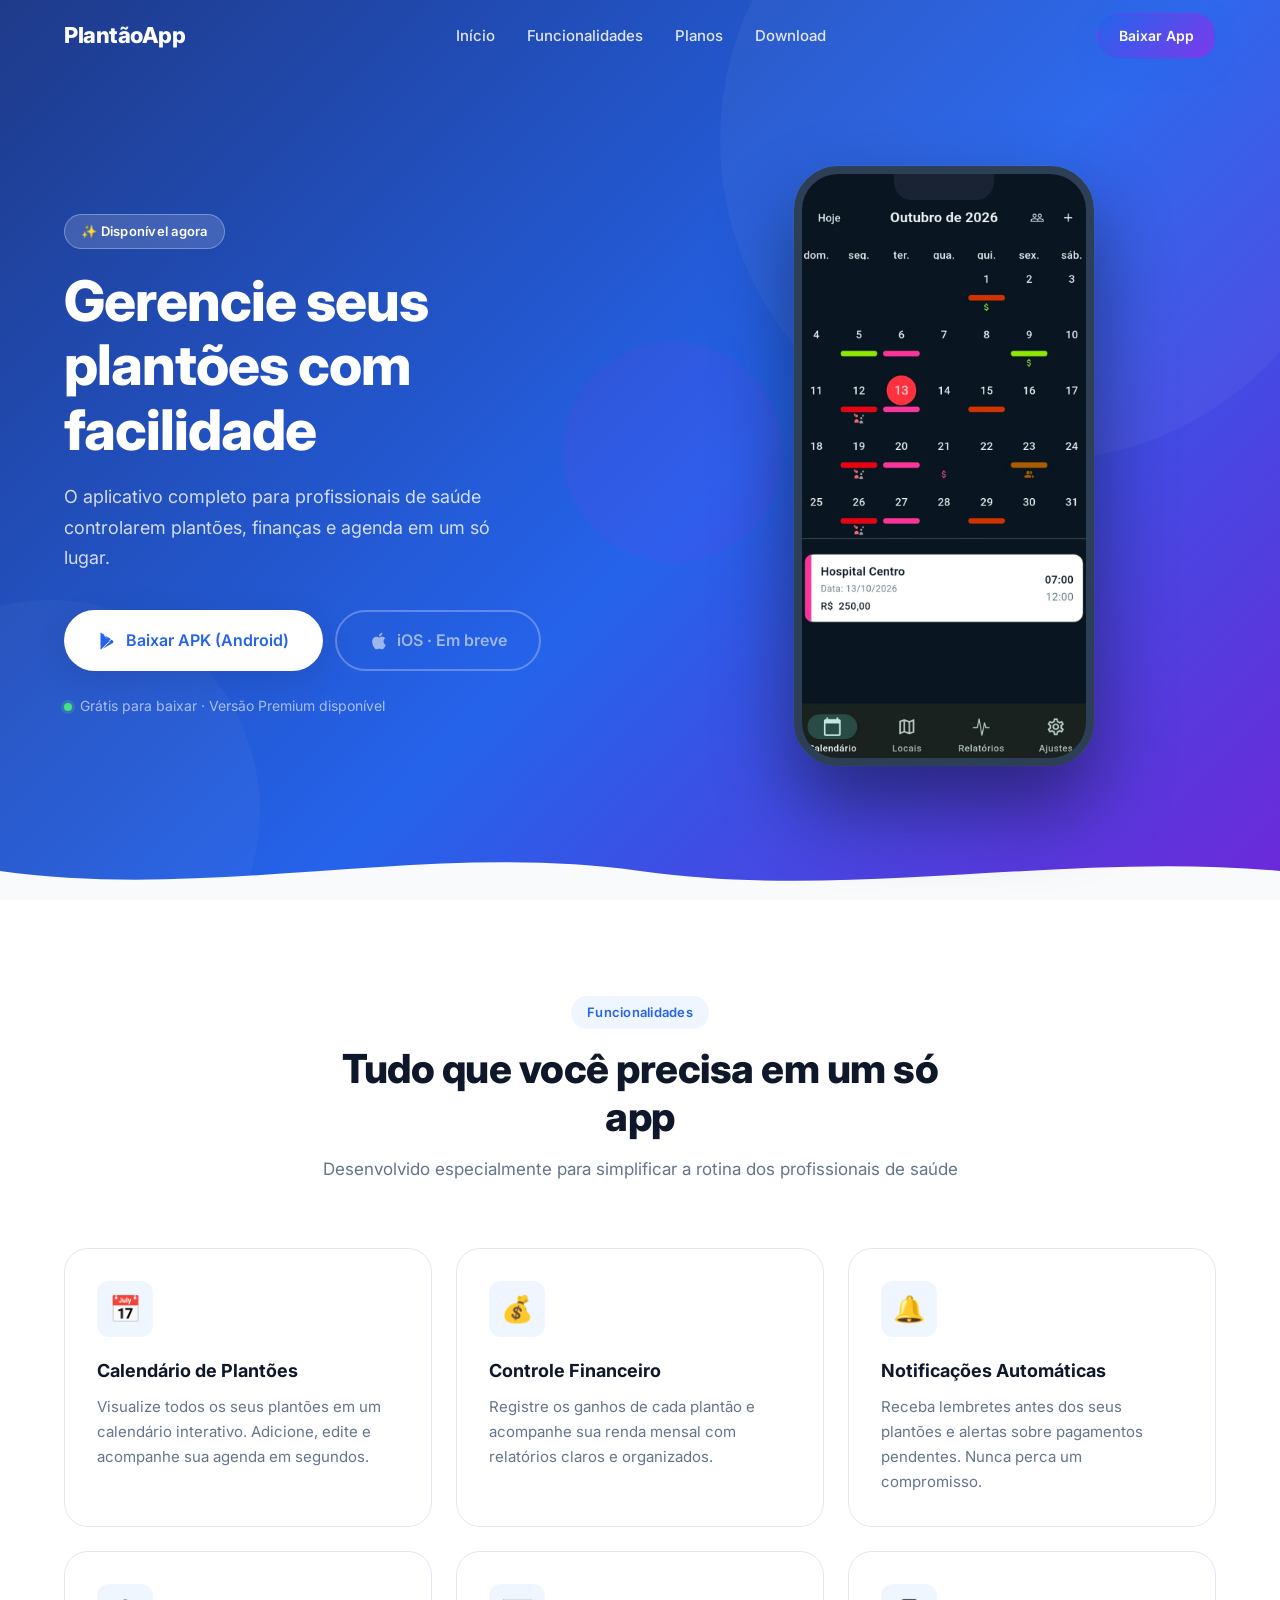
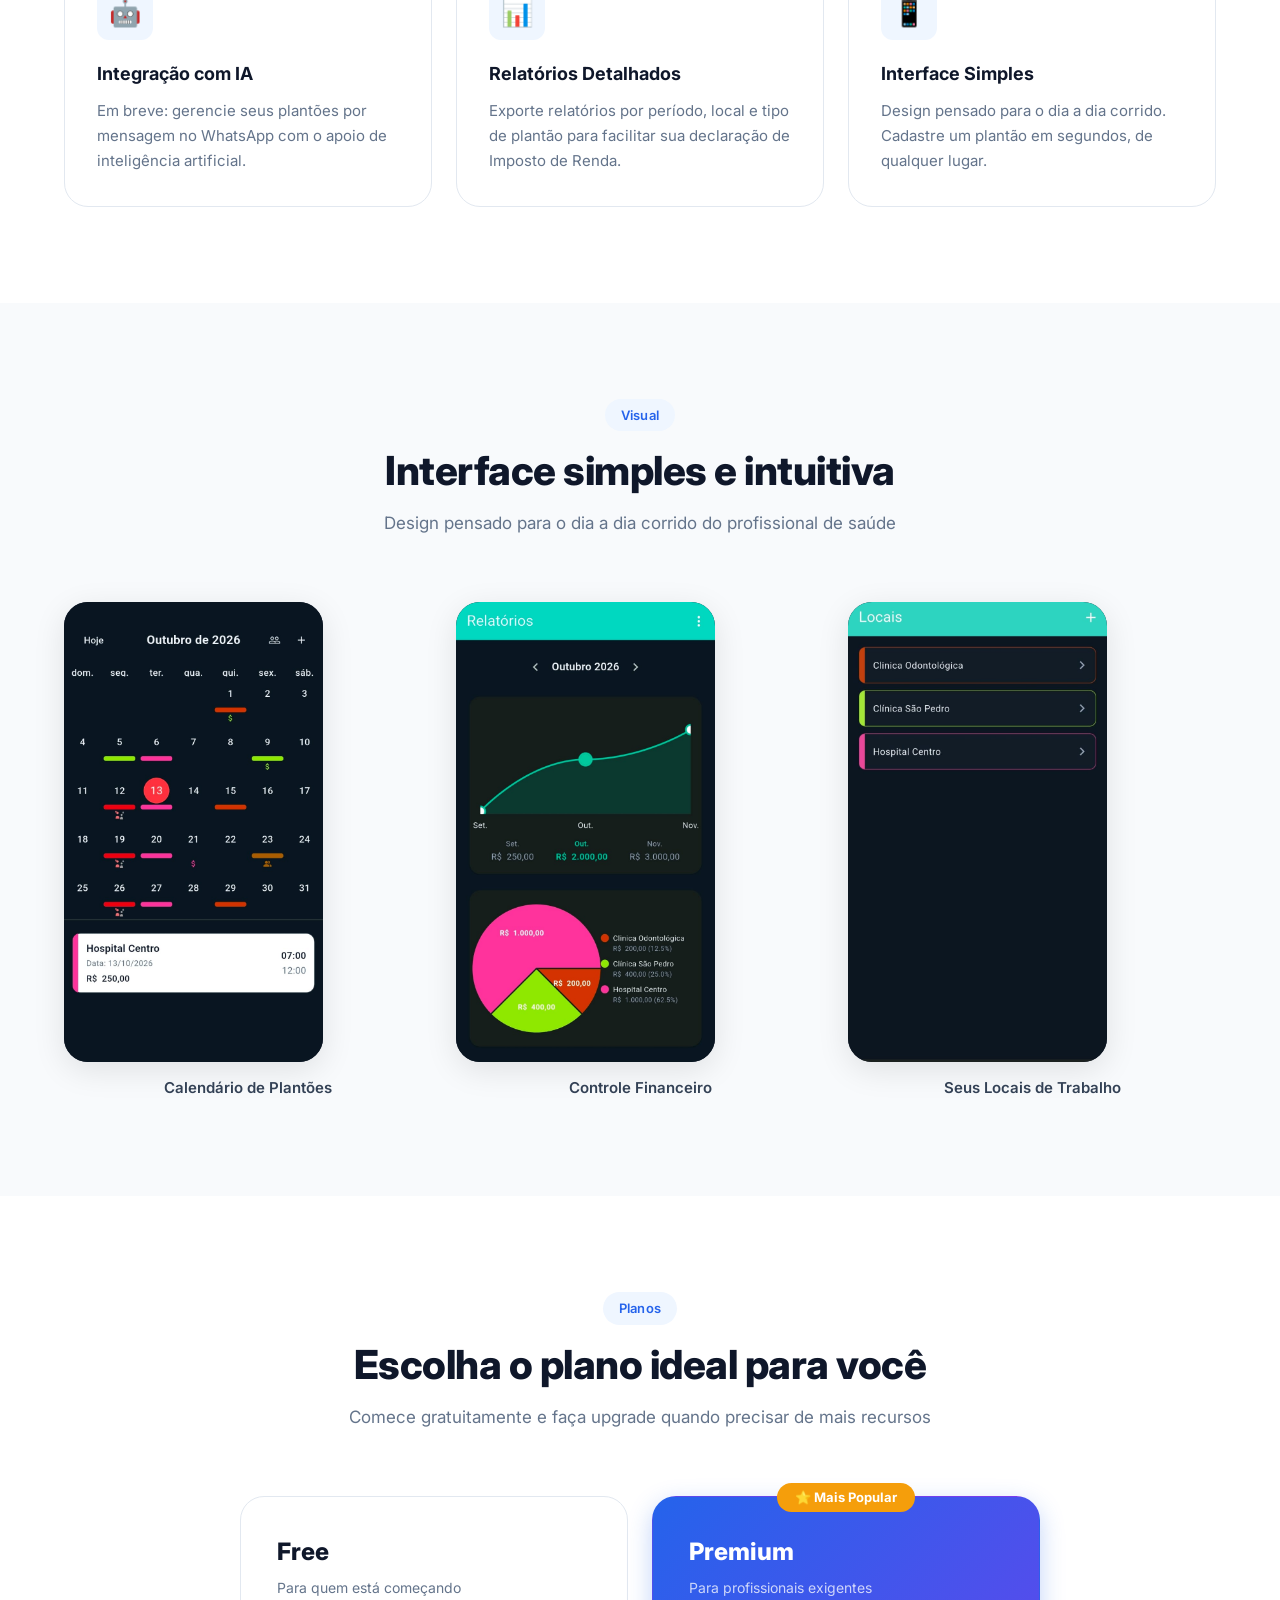
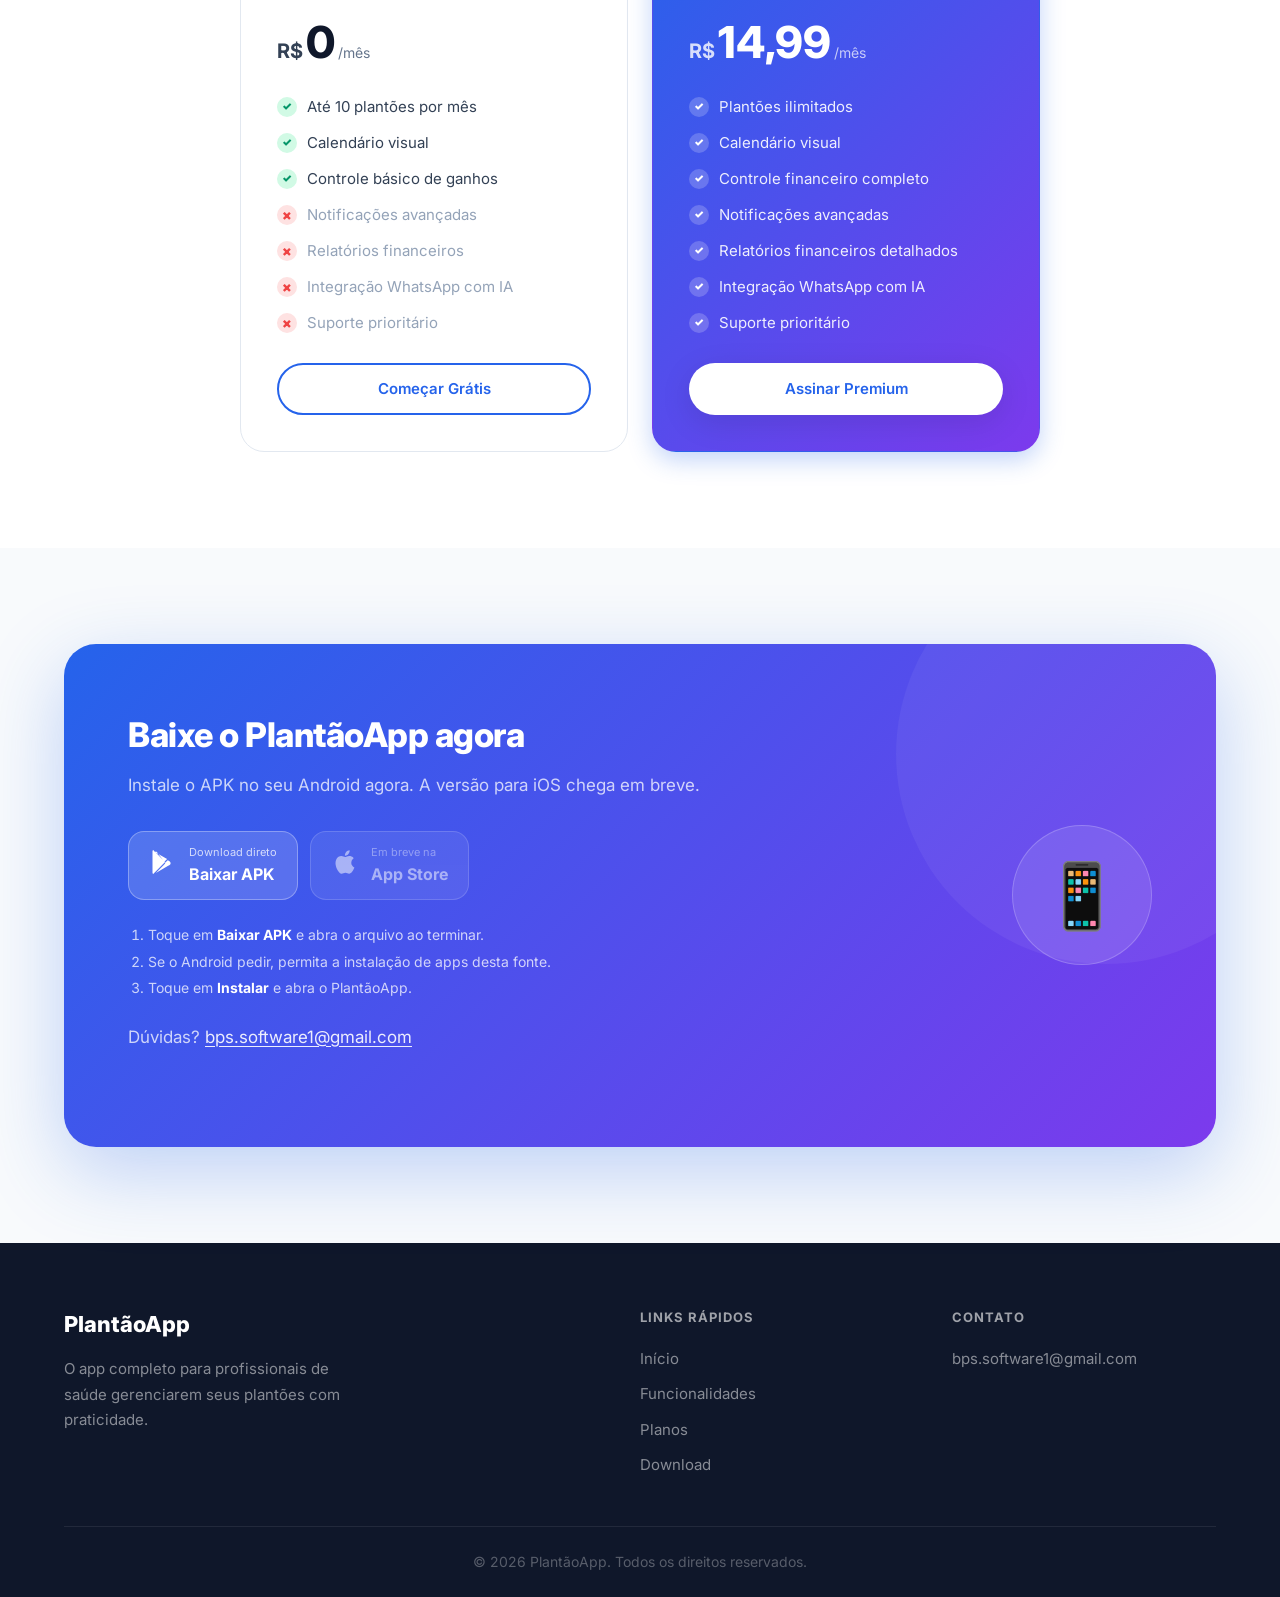
<file: index.html>
<!DOCTYPE html>
<html lang="pt-BR">
<head>
  <meta charset="UTF-8">
  <meta name="viewport" content="width=device-width, initial-scale=1.0">
  <meta name="description" id="meta-description" content="Gerencie seus plantões com facilidade">
  <meta name="theme-color" content="#2563EB">
  <title>PlantãoApp</title>
  <link rel="preconnect" href="https://fonts.googleapis.com">
  <link rel="preconnect" href="https://fonts.gstatic.com" crossorigin>
  <link href="https://fonts.googleapis.com/css2?family=Inter:wght@400;500;600;700;800&display=swap" rel="stylesheet">
  <link rel="stylesheet" href="styles.css">
</head>
<body>

  <!-- ===== NAVBAR ===== -->
  <nav class="navbar" id="navbar">
    <div class="container nav-container">
      <a href="#inicio" class="logo" id="nav-logo">APP_NAME</a>

      <ul class="nav-links" id="nav-links">
        <li><a href="#inicio" class="nav-link">Início</a></li>
        <li><a href="#funcionalidades" class="nav-link">Funcionalidades</a></li>
        <li><a href="#planos" class="nav-link">Planos</a></li>
        <li><a href="#download" class="nav-link">Download</a></li>
      </ul>

      <div class="nav-actions">
        <a href="#download" class="btn btn-primary nav-cta btn-ripple" id="nav-cta">Baixar App</a>
        <button class="hamburger" id="hamburger" aria-label="Abrir menu">
          <span></span>
          <span></span>
          <span></span>
        </button>
      </div>
    </div>
  </nav>

  <!-- ===== HERO ===== -->
  <section class="hero" id="inicio">
    <div class="hero-circles" aria-hidden="true">
      <div class="circle c1"></div>
      <div class="circle c2"></div>
      <div class="circle c3"></div>
    </div>

    <div class="container hero-container">
      <!-- Texto principal -->
      <div class="hero-text">
        <span class="badge badge-hero">✨ Disponível agora</span>
        <h1 class="hero-title" id="hero-title">Gerencie seus plantões com facilidade</h1>
        <p class="hero-subtitle" id="hero-subtitle">
          O aplicativo completo para profissionais de saúde controlarem plantões, finanças e agenda em um só lugar.
        </p>
        <div class="hero-cta">
          <a href="#" class="btn btn-white btn-large btn-ripple" id="hero-android" download>
            <svg width="20" height="20" viewBox="0 0 24 24" fill="currentColor" aria-hidden="true">
              <path d="M3.609 1.814L13.792 12 3.61 22.186a.996.996 0 01-.61-.92V2.734a1 1 0 01.609-.92zm10.89 10.893l2.302 2.302-10.937 6.333 8.635-8.635zm3.199-1.199c.539.428.829 1.019.829 1.492s-.29 1.064-.83 1.492l-1.628.942-2.504-2.504 2.504-2.504 1.629.942v.14zm-13.126-8.34l10.937 6.333-2.302 2.302L6.572 3.168z"/>
            </svg>
            Baixar APK (Android)
          </a>
          <a href="#" class="btn btn-outline-white btn-large is-disabled" id="hero-ios" aria-disabled="true" tabindex="-1">
            <svg width="20" height="20" viewBox="0 0 24 24" fill="currentColor" aria-hidden="true">
              <path d="M18.71 19.5c-.83 1.24-1.71 2.45-3.05 2.47-1.34.03-1.77-.79-3.29-.79-1.53 0-2 .77-3.27.82-1.31.05-2.3-1.32-3.14-2.53C4.25 17 2.94 12.45 4.7 9.39c.87-1.52 2.43-2.48 4.12-2.51 1.28-.02 2.5.87 3.29.87.78 0 2.26-1.07 3.8-.91.65.03 2.47.26 3.64 1.98-.22.14-2.19 1.28-2.17 3.8.03 3.02 2.65 4.03 2.68 4.04-.03.07-.42 1.44-1.36 2.78M13 3.5c.73-.83 1.94-1.46 2.94-1.5.13 1.17-.34 2.35-1.04 3.19-.69.85-1.83 1.51-2.95 1.42-.15-1.15.41-2.35 1.05-3.11z"/>
            </svg>
            iOS · Em breve
          </a>
        </div>
        <p class="hero-note">
          <span class="dot-green" aria-hidden="true"></span>
          Grátis para baixar · Versão Premium disponível
        </p>
      </div>

      <!-- Mockup do app com captura de tela real -->
      <div class="hero-visual" aria-hidden="true">
        <div class="phone-mockup">
          <div class="phone-notch"></div>
          <div class="phone-screen">
            <img src="img/screenshot-calendario.jpg" alt="Calendário de plantões do app" class="phone-screenshot">
          </div>
        </div>
      </div>
    </div>

    <div class="hero-wave" aria-hidden="true">
      <svg viewBox="0 0 1440 60" xmlns="http://www.w3.org/2000/svg" preserveAspectRatio="none">
        <path d="M0,30 C240,60 480,0 720,30 C960,60 1200,10 1440,30 L1440,60 L0,60 Z" fill="#F8FAFC"/>
      </svg>
    </div>
  </section>

  <!-- ===== FUNCIONALIDADES ===== -->
  <section class="section features-section" id="funcionalidades">
    <div class="container">
      <div class="section-header fade-in">
        <span class="badge badge-section">Funcionalidades</span>
        <h2>Tudo que você precisa em um só app</h2>
        <p>Desenvolvido especialmente para simplificar a rotina dos profissionais de saúde</p>
      </div>
      <!-- Cards gerados dinamicamente pelo script.js via FEATURES array -->
      <div class="features-grid" id="features-grid"></div>
    </div>
  </section>

  <!-- ===== SCREENSHOTS ===== -->
  <section class="section screenshots-section" id="capturas">
    <div class="container">
      <div class="section-header fade-in">
        <span class="badge badge-section">Visual</span>
        <h2>Interface simples e intuitiva</h2>
        <p>Design pensado para o dia a dia corrido do profissional de saúde</p>
      </div>
      <div class="screenshots-grid">

        <div class="screenshot-card fade-in">
          <div class="screenshot-frame">
            <img src="img/screenshot-calendario.jpg" alt="Calendário de plantões do app">
          </div>
          <p class="screenshot-label">Calendário de Plantões</p>
        </div>

        <div class="screenshot-card fade-in">
          <div class="screenshot-frame">
            <img src="img/screenshot-relatorios.jpg" alt="Relatório financeiro do app">
          </div>
          <p class="screenshot-label">Controle Financeiro</p>
        </div>

        <div class="screenshot-card fade-in">
          <div class="screenshot-frame">
            <img src="img/screenshot-locais.jpg" alt="Locais de trabalho cadastrados no app">
          </div>
          <p class="screenshot-label">Seus Locais de Trabalho</p>
        </div>

      </div>
    </div>
  </section>

  <!-- ===== PLANOS ===== -->
  <section class="section pricing-section" id="planos">
    <div class="container">
      <div class="section-header fade-in">
        <span class="badge badge-section">Planos</span>
        <h2>Escolha o plano ideal para você</h2>
        <p>Comece gratuitamente e faça upgrade quando precisar de mais recursos</p>
      </div>
      <div class="pricing-grid">

        <!-- Plano Free -->
        <div class="pricing-card fade-in">
          <div class="plan-top">
            <h3 class="plan-name">Free</h3>
            <p class="plan-desc">Para quem está começando</p>
            <div class="plan-price">
              <span class="price-currency">R$</span>
              <span class="price-amount">0</span>
              <span class="price-period">/mês</span>
            </div>
          </div>
          <ul class="plan-features-list">
            <li class="feat-yes">Até 10 plantões por mês</li>
            <li class="feat-yes">Calendário visual</li>
            <li class="feat-yes">Controle básico de ganhos</li>
            <li class="feat-no">Notificações avançadas</li>
            <li class="feat-no">Relatórios financeiros</li>
            <li class="feat-no">Integração WhatsApp com IA</li>
            <li class="feat-no">Suporte prioritário</li>
          </ul>
          <a href="#download" class="btn btn-outline btn-full btn-ripple">Começar Grátis</a>
        </div>

        <!-- Plano Premium -->
        <div class="pricing-card pricing-featured fade-in">
          <div class="popular-tag">⭐ Mais Popular</div>
          <div class="plan-top">
            <h3 class="plan-name">Premium</h3>
            <p class="plan-desc">Para profissionais exigentes</p>
            <div class="plan-price">
              <span class="price-currency">R$</span>
              <span class="price-amount">14,99</span>
              <span class="price-period">/mês</span>
            </div>
          </div>
          <ul class="plan-features-list">
            <li class="feat-yes">Plantões ilimitados</li>
            <li class="feat-yes">Calendário visual</li>
            <li class="feat-yes">Controle financeiro completo</li>
            <li class="feat-yes">Notificações avançadas</li>
            <li class="feat-yes">Relatórios financeiros detalhados</li>
            <li class="feat-yes">Integração WhatsApp com IA</li>
            <li class="feat-yes">Suporte prioritário</li>
          </ul>
          <a href="#" class="btn btn-white btn-full btn-ripple" id="premium-btn">Assinar Premium</a>
        </div>

      </div>
    </div>
  </section>

  <!-- ===== DOWNLOAD ===== -->
  <section class="download-section" id="download">
    <div class="container">
      <div class="download-inner fade-in">
        <div class="download-text">
          <h2 id="download-title">Baixe agora e comece a organizar seus plantões</h2>
          <p id="download-subtitle">Instale o APK no seu Android agora. A versão para iOS chega em breve.</p>
          <div class="store-buttons">
            <a href="#" class="store-btn btn-ripple" id="download-android" download>
              <div class="store-icon">
                <svg width="28" height="28" viewBox="0 0 24 24" fill="currentColor">
                  <path d="M3.609 1.814L13.792 12 3.61 22.186a.996.996 0 01-.61-.92V2.734a1 1 0 01.609-.92zm10.89 10.893l2.302 2.302-10.937 6.333 8.635-8.635zm3.199-1.199c.539.428.829 1.019.829 1.492s-.29 1.064-.83 1.492l-1.628.942-2.504-2.504 2.504-2.504 1.629.942v.14zm-13.126-8.34l10.937 6.333-2.302 2.302L6.572 3.168z"/>
                </svg>
              </div>
              <div class="store-text">
                <small>Download direto</small>
                <strong>Baixar APK</strong>
              </div>
            </a>
            <a href="#" class="store-btn is-disabled" id="download-ios" aria-disabled="true" tabindex="-1">
              <div class="store-icon">
                <svg width="28" height="28" viewBox="0 0 24 24" fill="currentColor">
                  <path d="M18.71 19.5c-.83 1.24-1.71 2.45-3.05 2.47-1.34.03-1.77-.79-3.29-.79-1.53 0-2 .77-3.27.82-1.31.05-2.3-1.32-3.14-2.53C4.25 17 2.94 12.45 4.7 9.39c.87-1.52 2.43-2.48 4.12-2.51 1.28-.02 2.5.87 3.29.87.78 0 2.26-1.07 3.8-.91.65.03 2.47.26 3.64 1.98-.22.14-2.19 1.28-2.17 3.8.03 3.02 2.65 4.03 2.68 4.04-.03.07-.42 1.44-1.36 2.78M13 3.5c.73-.83 1.94-1.46 2.94-1.5.13 1.17-.34 2.35-1.04 3.19-.69.85-1.83 1.51-2.95 1.42-.15-1.15.41-2.35 1.05-3.11z"/>
                </svg>
              </div>
              <div class="store-text">
                <small>Em breve na</small>
                <strong>App Store</strong>
              </div>
            </a>
          </div>
          <ol class="install-steps">
            <li>Toque em <strong>Baixar APK</strong> e abra o arquivo ao terminar.</li>
            <li>Se o Android pedir, permita a instalação de apps desta fonte.</li>
            <li>Toque em <strong>Instalar</strong> e abra o PlantãoApp.</li>
          </ol>
          <p class="download-contact">
            Dúvidas? <a href="mailto:bps.software1@gmail.com" id="download-email">bps.software1@gmail.com</a>
          </p>
        </div>
        <div class="download-illustration" aria-hidden="true">
          <div class="dl-circle">📱</div>
        </div>
      </div>
    </div>
  </section>

  <!-- ===== FOOTER ===== -->
  <footer class="footer">
    <div class="container">
      <div class="footer-grid">
        <div class="footer-col footer-brand">
          <span class="footer-logo" id="footer-logo">APP_NAME</span>
          <p class="footer-desc" id="footer-description">
            O app completo para profissionais de saúde gerenciarem seus plantões com praticidade.
          </p>
        </div>
        <div class="footer-col">
          <h4 class="footer-heading">Links Rápidos</h4>
          <ul class="footer-links">
            <li><a href="#inicio">Início</a></li>
            <li><a href="#funcionalidades">Funcionalidades</a></li>
            <li><a href="#planos">Planos</a></li>
            <li><a href="#download">Download</a></li>
          </ul>
        </div>
        <div class="footer-col">
          <h4 class="footer-heading">Contato</h4>
          <ul class="footer-links">
            <li><a href="mailto:bps.software1@gmail.com" id="footer-email">bps.software1@gmail.com</a></li>
          </ul>
        </div>
      </div>
      <div class="footer-bottom">
        <p id="footer-copy">© 2025 APP_NAME. Todos os direitos reservados.</p>
      </div>
    </div>
  </footer>

  <script src="script.js"></script>
</body>
</html>
</file>
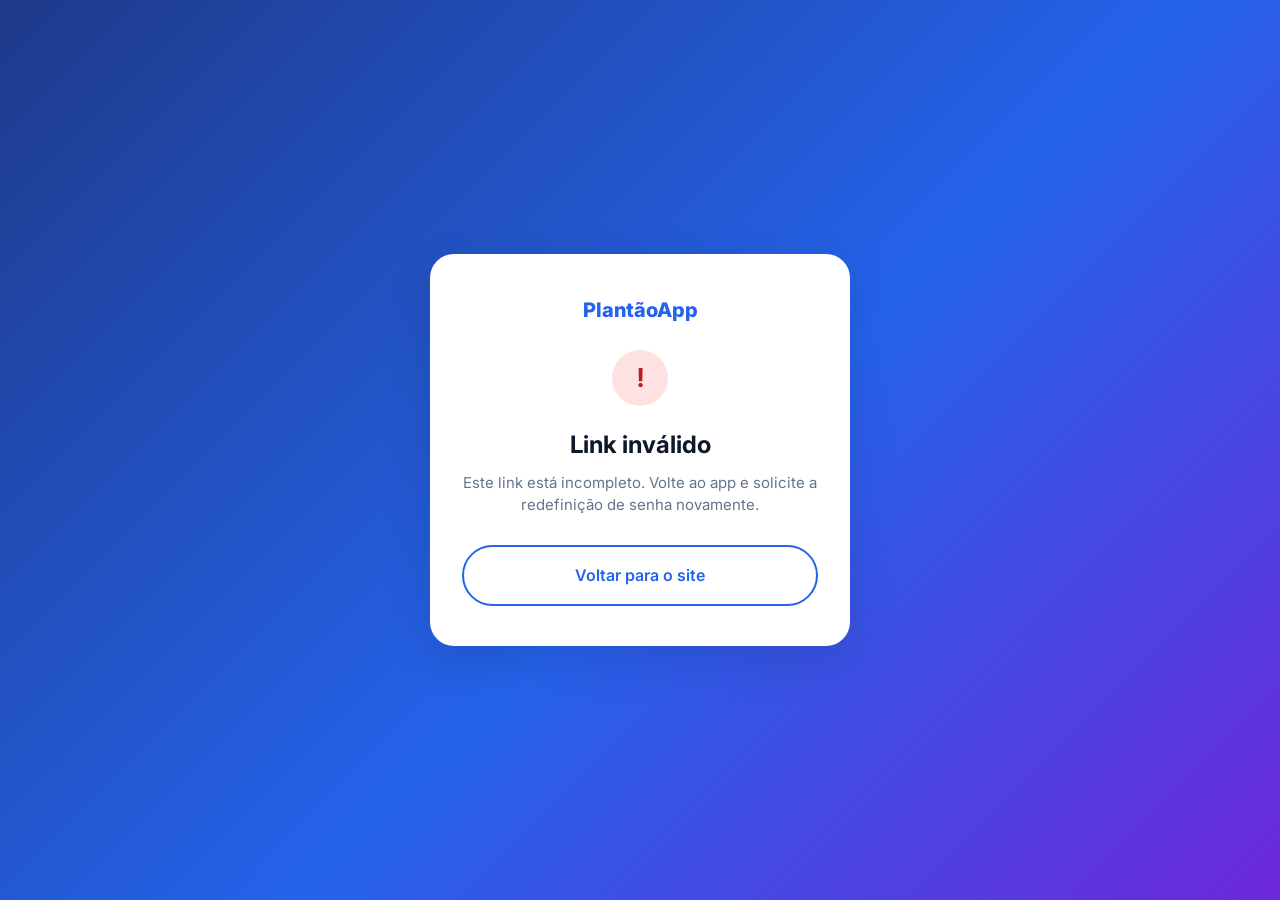
<file: reset-password.html>
<!DOCTYPE html>
<html lang="pt-BR">
<head>
  <meta charset="UTF-8">
  <meta name="viewport" content="width=device-width, initial-scale=1.0">
  <meta name="robots" content="noindex">
  <title>Redefinir senha · PlantãoApp</title>
  <link rel="preconnect" href="https://fonts.googleapis.com">
  <link rel="preconnect" href="https://fonts.gstatic.com" crossorigin>
  <link href="https://fonts.googleapis.com/css2?family=Inter:wght@400;500;600;700;800&display=swap" rel="stylesheet">
  <link rel="stylesheet" href="styles.css">
</head>
<body class="reset-page">

  <div class="reset-shell">
    <div class="reset-card">
      <a href="index.html" class="reset-logo">PlantãoApp</a>

      <!-- Estado: formulário de nova senha -->
      <div id="reset-state-form">
        <h1>Criar nova senha</h1>
        <p class="reset-subtitle">Escolha uma nova senha para acessar sua conta.</p>

        <form id="reset-form" novalidate>
          <label class="reset-label" for="password">Nova senha</label>
          <div class="reset-input-wrap">
            <input type="password" id="password" name="password" minlength="8" required
                   autocomplete="new-password" placeholder="Mínimo de 8 caracteres">
            <button type="button" class="reset-toggle" data-target="password" aria-label="Mostrar senha">👁</button>
          </div>

          <label class="reset-label" for="confirm-password">Confirmar nova senha</label>
          <div class="reset-input-wrap">
            <input type="password" id="confirm-password" name="confirm-password" minlength="8" required
                   autocomplete="new-password" placeholder="Repita a senha">
            <button type="button" class="reset-toggle" data-target="confirm-password" aria-label="Mostrar senha">👁</button>
          </div>

          <p class="reset-error" id="reset-error" role="alert" hidden></p>

          <button type="submit" class="btn btn-primary btn-full btn-large" id="reset-submit">Redefinir senha</button>
        </form>
      </div>

      <!-- Estado: sucesso -->
      <div id="reset-state-success" hidden>
        <div class="reset-icon reset-icon-success">✓</div>
        <h1>Senha redefinida!</h1>
        <p class="reset-subtitle">Sua senha foi alterada com sucesso. Volte ao app e faça login com a nova senha.</p>
        <a href="index.html" class="btn btn-primary btn-full btn-large">Voltar para o site</a>
      </div>

      <!-- Estado: link inválido/expirado ou incompleto -->
      <div id="reset-state-invalid" hidden>
        <div class="reset-icon reset-icon-error">!</div>
        <h1>Link inválido</h1>
        <p class="reset-subtitle" id="reset-invalid-message">
          Este link de redefinição é inválido ou já expirou. Volte ao app e solicite um novo link.
        </p>
        <a href="index.html" class="btn btn-outline btn-full btn-large">Voltar para o site</a>
      </div>
    </div>
  </div>

  <script src="reset-password.js"></script>
</body>
</html>
</file>
<file: styles.css>
/* ============================================================
   VARIÁVEIS GLOBAIS
   ============================================================ */
:root {
  --primary:        #2563EB;
  --primary-dark:   #1D4ED8;
  --primary-light:  #EFF6FF;
  --secondary:      #7C3AED;
  --gradient:       linear-gradient(135deg, #2563EB 0%, #7C3AED 100%);
  --gradient-hero:  linear-gradient(135deg, #1E3A8A 0%, #2563EB 55%, #6D28D9 100%);

  --text-dark:  #0F172A;
  --text-body:  #334155;
  --text-muted: #64748B;
  --text-light: #94A3B8;

  --bg-white: #FFFFFF;
  --bg-gray:  #F8FAFC;
  --bg-light: #F1F5F9;
  --border:   #E2E8F0;

  --shadow-sm: 0 2px 8px rgba(0,0,0,.06);
  --shadow:    0 4px 20px rgba(0,0,0,.08);
  --shadow-md: 0 8px 32px rgba(0,0,0,.10);
  --shadow-lg: 0 16px 48px rgba(0,0,0,.12);
  --shadow-primary: 0 8px 24px rgba(37,99,235,.28);

  --radius-sm: 8px;
  --radius:    12px;
  --radius-md: 16px;
  --radius-lg: 24px;
  --radius-xl: 32px;
  --radius-full: 9999px;

  --transition: .25s ease;
  --nav-height: 72px;
  --section-pad: 96px;
}

/* ============================================================
   RESET & BASE
   ============================================================ */
*, *::before, *::after { box-sizing: border-box; margin: 0; padding: 0; }

html { scroll-behavior: smooth; -webkit-text-size-adjust: 100%; }

body {
  font-family: 'Inter', -apple-system, BlinkMacSystemFont, 'Segoe UI', sans-serif;
  font-size: 16px;
  line-height: 1.6;
  color: var(--text-body);
  background: var(--bg-white);
  overflow-x: hidden;
}

img  { max-width: 100%; height: auto; display: block; }
a    { text-decoration: none; color: inherit; }
ul   { list-style: none; }

/* ============================================================
   UTILITÁRIOS
   ============================================================ */
.container {
  max-width: 1200px;
  margin: 0 auto;
  padding: 0 24px;
}

.section { padding: var(--section-pad) 0; }

/* ============================================================
   BOTÕES
   ============================================================ */
.btn {
  display: inline-flex;
  align-items: center;
  gap: 8px;
  padding: 12px 24px;
  border-radius: var(--radius-full);
  font-weight: 600;
  font-size: 15px;
  cursor: pointer;
  border: 2px solid transparent;
  transition: all var(--transition);
  position: relative;
  overflow: hidden;
  white-space: nowrap;
}

.btn-primary {
  background: var(--gradient);
  color: #fff;
  box-shadow: var(--shadow-primary);
}
.btn-primary:hover { transform: translateY(-2px); box-shadow: 0 12px 32px rgba(37,99,235,.38); }

.btn-outline {
  background: transparent;
  color: var(--primary);
  border-color: var(--primary);
}
.btn-outline:hover { background: var(--primary-light); transform: translateY(-2px); }

.btn-white {
  background: #fff;
  color: var(--primary);
  box-shadow: var(--shadow-md);
}
.btn-white:hover { transform: translateY(-2px); box-shadow: var(--shadow-lg); }

.btn-outline-white {
  background: transparent;
  color: #fff;
  border-color: rgba(255,255,255,.5);
}
.btn-outline-white:hover {
  background: rgba(255,255,255,.15);
  border-color: #fff;
  transform: translateY(-2px);
}

.btn-large { padding: 16px 32px; font-size: 16px; }
.btn-full  { width: 100%; justify-content: center; }

/* Ripple */
.btn-ripple .ripple {
  position: absolute;
  border-radius: 50%;
  background: rgba(255,255,255,.3);
  transform: scale(0);
  animation: rippleAnim .6s linear;
  pointer-events: none;
}
@keyframes rippleAnim { to { transform: scale(4); opacity: 0; } }

/* ============================================================
   BADGES
   ============================================================ */
.badge {
  display: inline-flex;
  align-items: center;
  padding: 6px 16px;
  border-radius: var(--radius-full);
  font-size: 13px;
  font-weight: 600;
  letter-spacing: .02em;
}
.badge-hero {
  background: rgba(255,255,255,.15);
  color: #fff;
  border: 1px solid rgba(255,255,255,.3);
  backdrop-filter: blur(8px);
  margin-bottom: 20px;
}
.badge-section {
  background: var(--primary-light);
  color: var(--primary);
  margin-bottom: 16px;
}

/* ============================================================
   NAVBAR
   ============================================================ */
.navbar {
  position: fixed;
  top: 0; left: 0; right: 0;
  z-index: 1000;
  height: var(--nav-height);
  background: transparent;
  transition: background var(--transition), box-shadow var(--transition);
}
.navbar.scrolled {
  background: rgba(255,255,255,.96);
  backdrop-filter: blur(16px);
  box-shadow: 0 1px 0 var(--border), var(--shadow-sm);
}

.nav-container {
  display: flex;
  align-items: center;
  justify-content: space-between;
  height: 100%;
}

.logo {
  font-size: 22px;
  font-weight: 800;
  color: #fff;
  letter-spacing: -.5px;
  transition: color var(--transition);
}
.navbar.scrolled .logo { color: var(--text-dark); }

.nav-links {
  display: flex;
  align-items: center;
  gap: 4px;
}

.nav-link {
  padding: 8px 14px;
  border-radius: var(--radius-sm);
  font-size: 15px;
  font-weight: 500;
  color: rgba(255,255,255,.85);
  transition: color var(--transition), background var(--transition);
}
.nav-link:hover { color: #fff; background: rgba(255,255,255,.12); }
.navbar.scrolled .nav-link { color: var(--text-body); }
.navbar.scrolled .nav-link:hover { color: var(--primary); background: var(--primary-light); }

.nav-actions { display: flex; align-items: center; gap: 12px; }

.nav-cta { font-size: 14px; padding: 10px 20px; }

/* Hamburger */
.hamburger {
  display: none;
  flex-direction: column;
  gap: 5px;
  background: none;
  border: none;
  cursor: pointer;
  padding: 4px;
}
.hamburger span {
  display: block;
  width: 24px; height: 2px;
  background: #fff;
  border-radius: 2px;
  transition: transform var(--transition), opacity var(--transition);
}
.navbar.scrolled .hamburger span { background: var(--text-dark); }
.hamburger.active span:nth-child(1) { transform: translateY(7px) rotate(45deg); }
.hamburger.active span:nth-child(2) { opacity: 0; transform: scaleX(0); }
.hamburger.active span:nth-child(3) { transform: translateY(-7px) rotate(-45deg); }

/* ============================================================
   HERO
   ============================================================ */
.hero {
  min-height: 100vh;
  background: var(--gradient-hero);
  position: relative;
  overflow: hidden;
  display: flex;
  align-items: center;
  padding-top: var(--nav-height);
}

/* Círculos decorativos */
.hero-circles { position: absolute; inset: 0; pointer-events: none; overflow: hidden; }
.circle { position: absolute; border-radius: 50%; }
.c1 { width: 640px; height: 640px; top: -180px; right: -80px;  background: rgba(255,255,255,.04); }
.c2 { width: 420px; height: 420px; bottom: -120px; left: -160px; background: rgba(255,255,255,.03); }
.c3 { width: 220px; height: 220px; top: 38%; left: 44%; background: rgba(124,58,237,.12); }

.hero-container {
  display: grid;
  grid-template-columns: 1fr 1fr;
  gap: 64px;
  align-items: center;
  padding-top: 60px;
  padding-bottom: 100px;
  position: relative;
  z-index: 1;
}

.hero-text {
  display: flex;
  flex-direction: column;
  align-items: flex-start;
}

/* Entrada animada dos elementos do hero */
.hero-text > * { animation: heroEntry .7s ease backwards; }
.badge-hero        { animation-delay: .1s; }
.hero-title        { animation-delay: .2s; }
.hero-subtitle     { animation-delay: .32s; }
.hero-cta          { animation-delay: .44s; }
.hero-note         { animation-delay: .54s; }
.hero-visual       { animation: heroEntry .8s ease .25s backwards; }

@keyframes heroEntry {
  from { opacity: 0; transform: translateY(22px); }
  to   { opacity: 1; transform: translateY(0); }
}

.hero-title {
  font-size: clamp(34px, 4.5vw, 56px);
  font-weight: 800;
  color: #fff;
  line-height: 1.15;
  letter-spacing: -1px;
  margin-bottom: 20px;
}

.hero-subtitle {
  font-size: 18px;
  color: rgba(255,255,255,.8);
  line-height: 1.7;
  margin-bottom: 36px;
  max-width: 440px;
}

.hero-cta { display: flex; flex-wrap: wrap; gap: 12px; margin-bottom: 24px; }

.hero-note {
  display: flex;
  align-items: center;
  gap: 8px;
  font-size: 14px;
  color: rgba(255,255,255,.6);
}

.dot-green {
  width: 8px; height: 8px;
  border-radius: 50%;
  background: #4ADE80;
  box-shadow: 0 0 0 3px rgba(74,222,128,.2);
  flex-shrink: 0;
}

/* Onda de transição */
.hero-wave { position: absolute; bottom: -1px; left: 0; right: 0; line-height: 0; }
.hero-wave svg { width: 100%; height: 60px; }

/* ============================================================
   PHONE MOCKUP
   ============================================================ */
.hero-visual { display: flex; justify-content: center; align-items: center; }

.phone-mockup {
  width: 300px;
  height: 600px;
  background: #1A2333;
  border-radius: 44px;
  border: 8px solid #2D3F55;
  box-shadow:
    inset 0 0 0 2px rgba(255,255,255,.05),
    0 40px 80px rgba(0,0,0,.45),
    0 0 0 .5px rgba(255,255,255,.08);
  position: relative;
  overflow: hidden;
  animation: float 5s ease-in-out infinite;
}

.phone-notch {
  position: absolute;
  top: 0; left: 50%;
  transform: translateX(-50%);
  width: 100px; height: 26px;
  background: #1A2333;
  border-radius: 0 0 18px 18px;
  z-index: 10;
}

.phone-screen {
  position: absolute;
  inset: 0;
  background: #F0F4F8;
  border-radius: 36px;
  overflow: hidden;
}

.phone-screenshot {
  width: 100%;
  height: 100%;
  object-fit: cover;
}

@keyframes float {
  0%, 100% { transform: translateY(0); }
  50%       { transform: translateY(-14px); }
}

/* ============================================================
   SECTION HEADERS
   ============================================================ */
.section-header {
  text-align: center;
  max-width: 640px;
  margin: 0 auto 64px;
  display: flex;
  flex-direction: column;
  align-items: center;
}
.section-header h2 {
  font-size: clamp(26px, 3.5vw, 40px);
  font-weight: 800;
  color: var(--text-dark);
  letter-spacing: -.5px;
  line-height: 1.2;
  margin-bottom: 14px;
}
.section-header p { font-size: 17px; color: var(--text-muted); line-height: 1.7; }

/* ============================================================
   FEATURES
   ============================================================ */
.features-section { background: var(--bg-white); }

.features-grid {
  display: grid;
  grid-template-columns: repeat(3, 1fr);
  gap: 24px;
}

.feature-card {
  background: var(--bg-white);
  border: 1px solid var(--border);
  border-radius: var(--radius-lg);
  padding: 32px;
  transition: all var(--transition);
}
.feature-card:hover {
  transform: translateY(-5px);
  box-shadow: var(--shadow-lg);
  border-color: transparent;
}

.feature-icon {
  width: 56px; height: 56px;
  border-radius: var(--radius);
  background: var(--primary-light);
  display: flex;
  align-items: center;
  justify-content: center;
  font-size: 26px;
  margin-bottom: 20px;
  transition: background var(--transition);
}
.feature-card:hover .feature-icon { background: var(--gradient); }

.feature-card h3 { font-size: 18px; font-weight: 700; color: var(--text-dark); margin-bottom: 10px; }
.feature-card p  { font-size: 15px; color: var(--text-muted); line-height: 1.65; }

/* ============================================================
   SCREENSHOTS
   ============================================================ */
.screenshots-section { background: var(--bg-gray); }

.screenshots-grid {
  display: grid;
  grid-template-columns: repeat(3, 1fr);
  gap: 24px;
}

.screenshot-card { text-align: center; }

.screenshot-placeholder {
  background: var(--bg-light);
  border: 2px dashed var(--border);
  border-radius: var(--radius-lg);
  aspect-ratio: 9 / 16;
  max-height: 380px;
  display: flex;
  flex-direction: column;
  align-items: center;
  justify-content: center;
  gap: 12px;
  color: var(--text-light);
  transition: all var(--transition);
  overflow: hidden;
}
.screenshot-placeholder:hover { border-color: var(--primary); color: var(--primary); background: var(--primary-light); }
.screenshot-placeholder span { font-size: 13px; font-weight: 500; }

.screenshot-frame {
  background: var(--text-dark);
  border-radius: var(--radius-lg);
  aspect-ratio: 9 / 16;
  max-height: 460px;
  overflow: hidden;
  box-shadow: var(--shadow-md);
}
.screenshot-frame img {
  width: 100%;
  height: 100%;
  object-fit: cover;
  object-position: top;
}

.screenshot-label { margin-top: 14px; font-weight: 600; color: var(--text-body); font-size: 15px; }

/* ============================================================
   PRICING
   ============================================================ */
.pricing-section { background: var(--bg-white); }

.pricing-grid {
  display: grid;
  grid-template-columns: repeat(2, 1fr);
  gap: 24px;
  max-width: 800px;
  margin: 0 auto;
}

.pricing-card {
  background: var(--bg-white);
  border: 1px solid var(--border);
  border-radius: var(--radius-lg);
  padding: 36px;
  position: relative;
  transition: all var(--transition);
}
.pricing-card:hover { box-shadow: var(--shadow-md); }

.pricing-featured {
  background: var(--gradient);
  border-color: transparent;
  box-shadow: var(--shadow-primary);
}
.pricing-featured:hover { transform: translateY(-5px); box-shadow: 0 20px 60px rgba(37,99,235,.32); }

.popular-tag {
  position: absolute;
  top: -14px; left: 50%;
  transform: translateX(-50%);
  background: #F59E0B;
  color: #fff;
  font-size: 13px; font-weight: 700;
  padding: 4px 18px;
  border-radius: var(--radius-full);
  white-space: nowrap;
}

.plan-top { margin-bottom: 28px; }

.plan-name { font-size: 24px; font-weight: 800; color: var(--text-dark); margin-bottom: 6px; }
.pricing-featured .plan-name { color: #fff; }

.plan-desc { font-size: 14px; color: var(--text-muted); margin-bottom: 20px; }
.pricing-featured .plan-desc { color: rgba(255,255,255,.75); }

.plan-price { display: flex; align-items: baseline; gap: 3px; }
.price-currency { font-size: 20px; font-weight: 700; color: var(--text-body); }
.pricing-featured .price-currency { color: rgba(255,255,255,.8); }
.price-amount { font-size: 44px; font-weight: 800; color: var(--text-dark); line-height: 1; }
.pricing-featured .price-amount { color: #fff; }
.price-period { font-size: 14px; color: var(--text-muted); }
.pricing-featured .price-period { color: rgba(255,255,255,.7); }

.plan-features-list { display: flex; flex-direction: column; gap: 12px; margin-bottom: 28px; }

.plan-features-list li {
  display: flex;
  align-items: center;
  gap: 10px;
  font-size: 15px;
}

/* Ícone de check */
.feat-yes { color: var(--text-body); }
.feat-yes::before {
  content: "✓";
  display: inline-flex; align-items: center; justify-content: center;
  width: 20px; height: 20px;
  border-radius: 50%;
  background: #D1FAE5; color: #059669;
  font-size: 11px; font-weight: 900;
  flex-shrink: 0;
}
.pricing-featured .feat-yes { color: rgba(255,255,255,.9); }
.pricing-featured .feat-yes::before { background: rgba(255,255,255,.2); color: #fff; }

/* Ícone de X */
.feat-no { color: var(--text-light); }
.feat-no::before {
  content: "×";
  display: inline-flex; align-items: center; justify-content: center;
  width: 20px; height: 20px;
  border-radius: 50%;
  background: #FEE2E2; color: #EF4444;
  font-size: 14px; font-weight: 900;
  flex-shrink: 0;
}

/* Botão outline sobre fundo gradient (plano free sobreposto) */
.pricing-featured .btn-outline {
  border-color: rgba(255,255,255,.5);
  color: #fff;
}
.pricing-featured .btn-outline:hover {
  background: rgba(255,255,255,.15);
  border-color: #fff;
}

/* ============================================================
   DOWNLOAD
   ============================================================ */
.download-section {
  background: var(--bg-gray);
  padding: var(--section-pad) 0;
}

.download-inner {
  background: var(--gradient);
  border-radius: var(--radius-xl);
  padding: 64px;
  display: grid;
  grid-template-columns: 1fr auto;
  gap: 48px;
  align-items: center;
  box-shadow: 0 24px 80px rgba(37,99,235,.28);
  position: relative;
  overflow: hidden;
}
/* Círculo decorativo */
.download-inner::before {
  content: '';
  position: absolute;
  width: 420px; height: 420px;
  border-radius: 50%;
  background: rgba(255,255,255,.05);
  right: -100px; top: -100px;
  pointer-events: none;
}

.download-text h2 {
  font-size: clamp(22px, 3vw, 34px);
  font-weight: 800;
  color: #fff;
  margin-bottom: 10px;
  letter-spacing: -.5px;
}
.download-text p { font-size: 17px; color: rgba(255,255,255,.75); margin-bottom: 32px; }

.store-buttons { display: flex; flex-wrap: wrap; gap: 12px; margin-bottom: 24px; }

.store-btn {
  display: flex;
  align-items: center;
  gap: 12px;
  background: rgba(255,255,255,.15);
  border: 1px solid rgba(255,255,255,.3);
  border-radius: var(--radius-md);
  padding: 12px 20px;
  color: #fff;
  cursor: pointer;
  transition: all var(--transition);
  position: relative;
  overflow: hidden;
}
.store-btn:hover {
  background: rgba(255,255,255,.25);
  transform: translateY(-2px);
  box-shadow: 0 8px 24px rgba(0,0,0,.15);
}

.is-disabled { opacity: .55; cursor: not-allowed; pointer-events: none; }

.install-steps {
  margin: 0 0 24px;
  padding-left: 20px;
  font-size: 14px;
  color: rgba(255,255,255,.75);
  display: flex; flex-direction: column; gap: 4px;
}
.install-steps strong { color: #fff; }

.store-text { display: flex; flex-direction: column; }
.store-text small  { font-size: 11px; opacity: .75; }
.store-text strong { font-size: 16px; font-weight: 700; }

.download-contact { font-size: 14px; color: rgba(255,255,255,.65); }
.download-contact a { color: rgba(255,255,255,.9); text-decoration: underline; text-underline-offset: 3px; }

.download-illustration { display: flex; align-items: center; justify-content: center; }

.dl-circle {
  width: 140px; height: 140px;
  background: rgba(255,255,255,.1);
  border-radius: 50%;
  display: flex; align-items: center; justify-content: center;
  font-size: 64px;
  border: 1px solid rgba(255,255,255,.2);
  animation: pulse 3s ease-in-out infinite;
}

@keyframes pulse {
  0%, 100% { transform: scale(1); }
  50%       { transform: scale(1.06); }
}

/* ============================================================
   FOOTER
   ============================================================ */
.footer {
  background: var(--text-dark);
  padding: 64px 0 0;
}

.footer-grid {
  display: grid;
  grid-template-columns: 2fr 1fr 1fr;
  gap: 48px;
  padding-bottom: 48px;
  border-bottom: 1px solid rgba(255,255,255,.08);
}

.footer-logo {
  font-size: 22px; font-weight: 800;
  color: #fff;
  display: block;
  margin-bottom: 14px;
}
.footer-desc { font-size: 15px; color: rgba(255,255,255,.5); line-height: 1.7; max-width: 280px; }

.footer-heading {
  font-size: 13px; font-weight: 700;
  color: rgba(255,255,255,.6);
  text-transform: uppercase; letter-spacing: .08em;
  margin-bottom: 18px;
}

.footer-links { display: flex; flex-direction: column; gap: 10px; }
.footer-links a { font-size: 15px; color: rgba(255,255,255,.5); transition: color var(--transition); }
.footer-links a:hover { color: #fff; }

.footer-bottom { padding: 24px 0; text-align: center; }
.footer-bottom p { font-size: 14px; color: rgba(255,255,255,.3); }

/* ============================================================
   ANIMAÇÕES DE SCROLL
   ============================================================ */
.fade-in {
  opacity: 0;
  transform: translateY(24px);
  transition: opacity .6s ease, transform .6s ease;
}
.fade-in.visible { opacity: 1; transform: translateY(0); }

/* Stagger para feature cards */
.features-grid .feature-card:nth-child(2) { transition-delay: .1s; }
.features-grid .feature-card:nth-child(3) { transition-delay: .2s; }
.features-grid .feature-card:nth-child(4) { transition-delay: .05s; }
.features-grid .feature-card:nth-child(5) { transition-delay: .15s; }
.features-grid .feature-card:nth-child(6) { transition-delay: .25s; }

.screenshots-grid .screenshot-card:nth-child(2) { transition-delay: .1s; }
.screenshots-grid .screenshot-card:nth-child(3) { transition-delay: .2s; }
.pricing-grid .pricing-card:nth-child(2) { transition-delay: .12s; }

/* ============================================================
   RESPONSIVO — TABLET (≤ 900px)
   ============================================================ */
@media (max-width: 900px) {
  :root { --section-pad: 72px; }

  .hero-container {
    grid-template-columns: 1fr;
    text-align: center;
    gap: 48px;
  }
  .hero-text { align-items: center; }
  .hero-cta, .hero-note { justify-content: center; }

  .features-grid { grid-template-columns: repeat(2, 1fr); }

  .pricing-grid { grid-template-columns: 1fr; max-width: 420px; }

  .download-inner { grid-template-columns: 1fr; text-align: center; padding: 48px 40px; }
  .store-buttons { justify-content: center; }
  .download-illustration { display: none; }

  .footer-grid { grid-template-columns: 1fr 1fr; }
  .footer-brand { grid-column: 1 / -1; }
}

/* ============================================================
   RESPONSIVO — MOBILE (≤ 600px)
   ============================================================ */
@media (max-width: 600px) {
  :root { --section-pad: 56px; --nav-height: 64px; }

  /* Menu mobile */
  .hamburger { display: flex; }
  .nav-cta   { display: none; }

  .nav-links {
    position: fixed;
    top: var(--nav-height); left: 0; right: 0;
    background: #fff;
    flex-direction: column;
    gap: 0;
    padding: 12px 0;
    box-shadow: var(--shadow-md);
    transform: translateY(-8px);
    opacity: 0;
    pointer-events: none;
    transition: all var(--transition);
    z-index: 999;
  }
  .nav-links.open { transform: translateY(0); opacity: 1; pointer-events: all; }

  .nav-link {
    padding: 14px 24px !important;
    color: var(--text-body) !important;
    border-radius: 0 !important;
    width: 100%;
  }
  .nav-link:hover { background: var(--primary-light) !important; color: var(--primary) !important; }

  /* Hero */
  .hero-container { padding-top: 40px; padding-bottom: 80px; }
  .hero-title     { font-size: 30px; }
  .hero-subtitle  { font-size: 16px; }
  .btn-large      { padding: 14px 22px; font-size: 15px; }

  .phone-mockup { width: 210px; height: 420px; }

  /* Features */
  .features-grid { grid-template-columns: 1fr; }

  /* Screenshots */
  .screenshots-grid { grid-template-columns: 1fr; max-width: 280px; margin: 0 auto; }

  /* Download */
  .download-inner { padding: 40px 24px; border-radius: var(--radius-lg); }
  .store-btn { flex: 1 1 calc(50% - 6px); justify-content: center; }

  /* Footer */
  .footer-grid { grid-template-columns: 1fr; gap: 28px; }
  .footer-brand { grid-column: auto; }
}

/* ============================================================
   PÁGINA: REDEFINIR SENHA
   ============================================================ */
.reset-page {
  min-height: 100vh;
  display: flex;
  align-items: center;
  justify-content: center;
  background: var(--gradient-hero);
  padding: 24px;
}

.reset-shell { width: 100%; max-width: 420px; }

.reset-card {
  background: var(--bg-white);
  border-radius: var(--radius-lg);
  box-shadow: var(--shadow-lg);
  padding: 40px 32px;
}

.reset-logo {
  display: block;
  text-align: center;
  font-size: 20px;
  font-weight: 800;
  color: var(--primary);
  margin-bottom: 24px;
}

.reset-card h1 {
  font-size: 24px;
  font-weight: 700;
  color: var(--text-dark);
  text-align: center;
  margin-bottom: 8px;
}

.reset-subtitle {
  font-size: 15px;
  color: var(--text-muted);
  text-align: center;
  margin-bottom: 28px;
  line-height: 1.5;
}

.reset-label {
  display: block;
  font-size: 14px;
  font-weight: 600;
  color: var(--text-dark);
  margin-bottom: 6px;
}

.reset-input-wrap { position: relative; margin-bottom: 18px; }

.reset-input-wrap input {
  width: 100%;
  padding: 12px 44px 12px 16px;
  border: 2px solid var(--border);
  border-radius: var(--radius-sm);
  font-size: 15px;
  font-family: inherit;
  color: var(--text-dark);
  transition: border-color var(--transition);
}

.reset-input-wrap input:focus { outline: none; border-color: var(--primary); }

.reset-toggle {
  position: absolute;
  right: 6px;
  top: 50%;
  transform: translateY(-50%);
  background: none;
  border: none;
  cursor: pointer;
  font-size: 16px;
  padding: 6px;
  line-height: 1;
}

.reset-error {
  background: #FEF2F2;
  border: 1px solid #FECACA;
  color: #B91C1C;
  font-size: 14px;
  border-radius: var(--radius-sm);
  padding: 10px 14px;
  margin-bottom: 18px;
}

.reset-icon {
  width: 56px;
  height: 56px;
  border-radius: 50%;
  display: flex;
  align-items: center;
  justify-content: center;
  font-size: 26px;
  font-weight: 700;
  margin: 0 auto 20px;
}

.reset-icon-success { background: #DCFCE7; color: #15803D; }
.reset-icon-error   { background: #FEE2E2; color: #B91C1C; }

#reset-submit:disabled { opacity: .7; cursor: not-allowed; }
</file>
